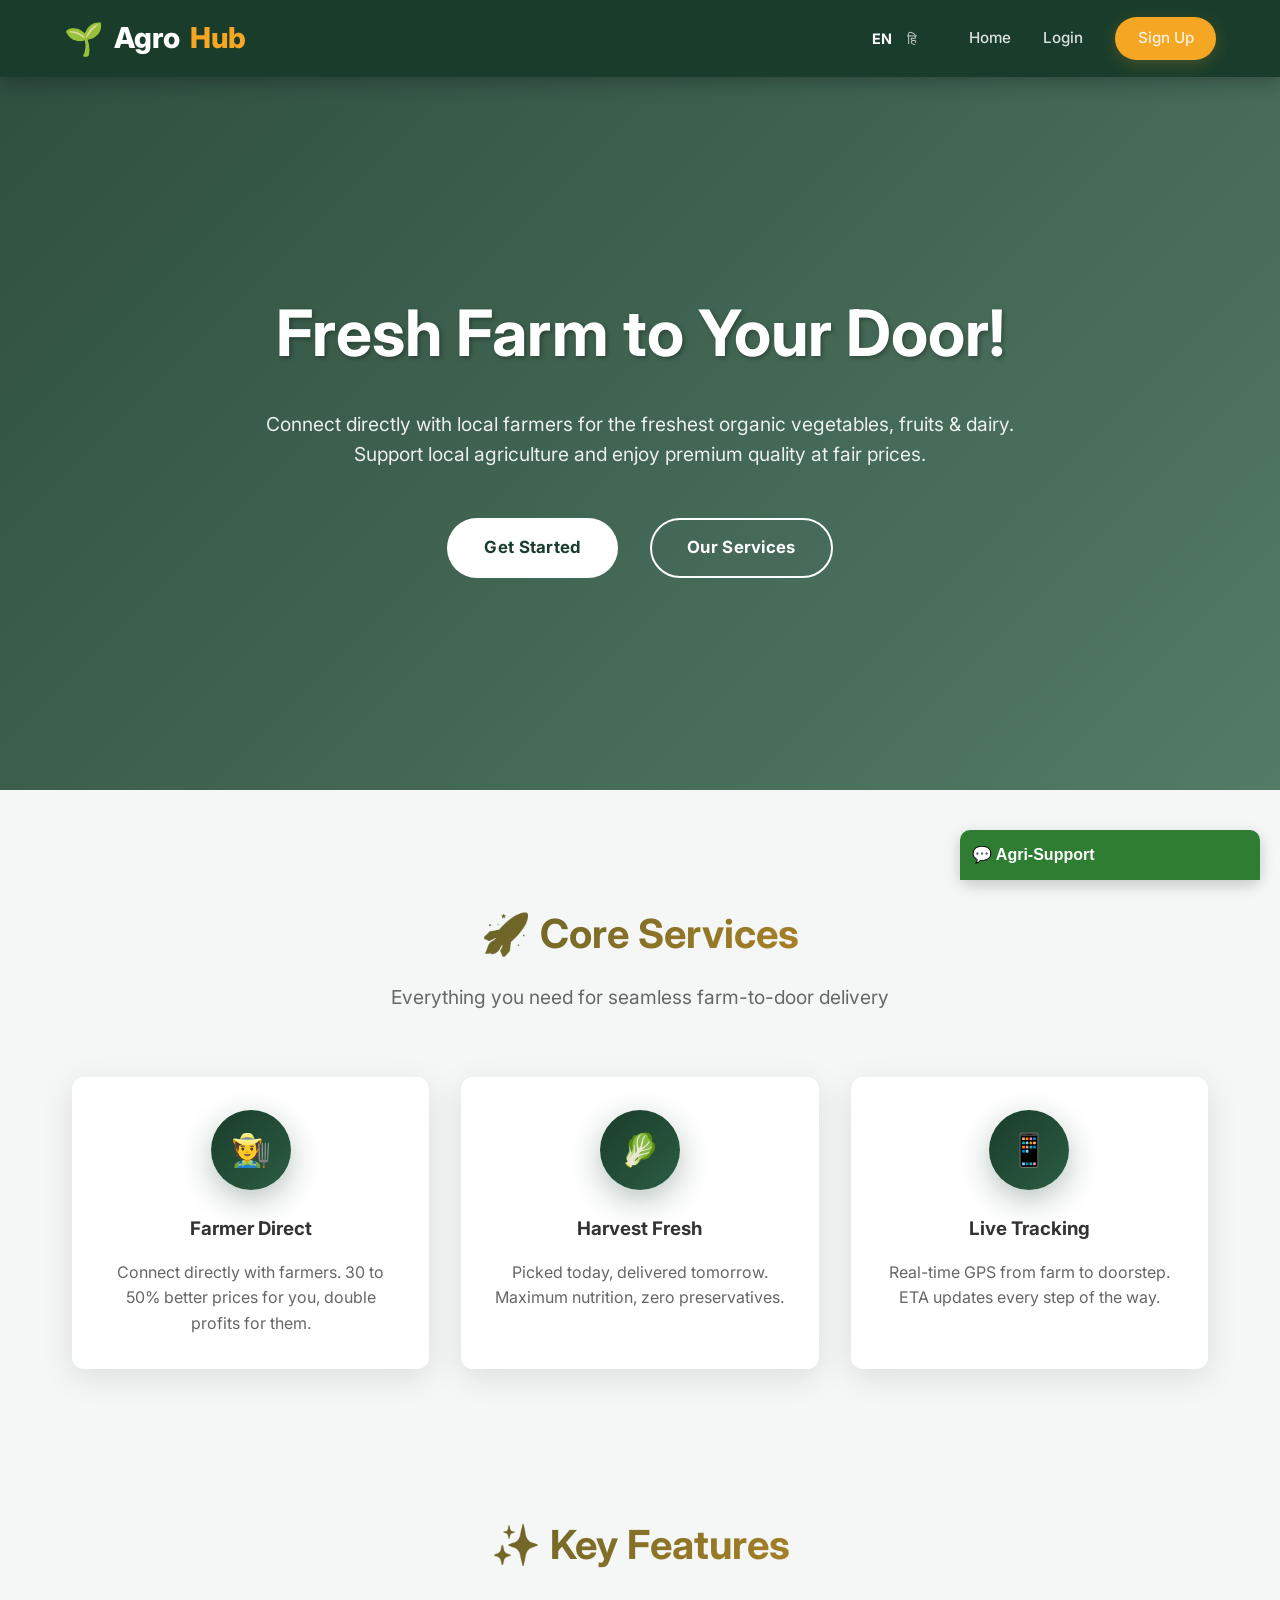
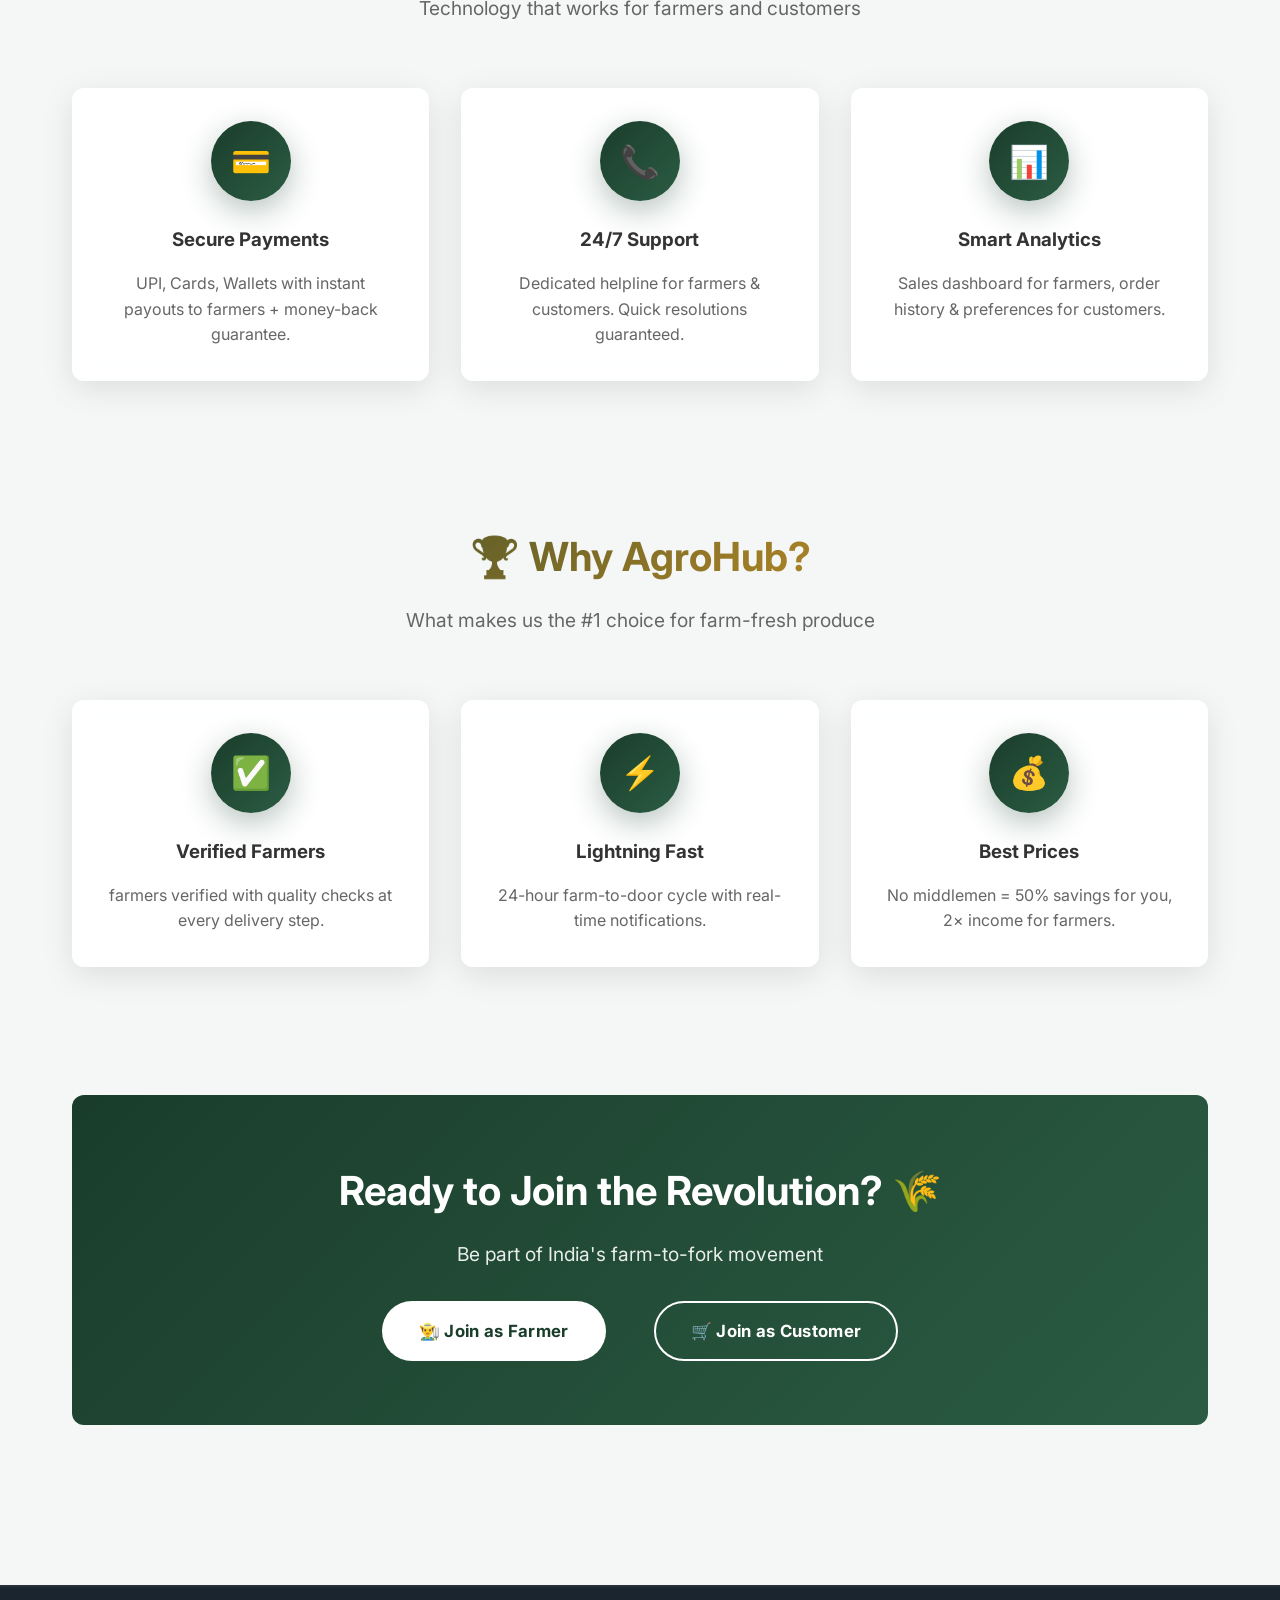
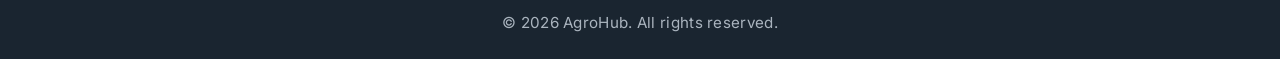
<file: Frontend/html/index.html>
<!DOCTYPE html>
<html lang="en">
<head>
    <meta charset="UTF-8">
    <meta name="viewport" content="width=device-width, initial-scale=1.0">
    <meta name="description" content="AgroHub - Connect directly with local farmers for the freshest organic vegetables, fruits and dairy. Support local agriculture at fair prices.">
    <link rel="icon" type="image/png" href="../images/agrohub_logo.png">
    <title>AgroHub</title>

    <!-- Google Fonts -->
    <link href="https://fonts.googleapis.com/css2?family=Inter:wght@400;500;600;700;800&display=swap" rel="stylesheet">
    <!-- Main Stylesheet -->
    <link rel="stylesheet" href="../css/style.css">
</head>
<body>
    <!-- ===== Splash Screen ===== -->
    <div id="splash-screen">
        <div class="splash-logo">🌱 Agro<span>Hub</span></div>
        <div class="splash-loader"></div>
        <p style="margin-top: 1rem; font-weight: 500; letter-spacing: 1px;">HARVESTING OPPORTUNITIES</p>
    </div>

    <!-- ===== Navbar ===== -->
    <nav class="navbar">
        <a href="/" class="nav-brand">
            <span style="font-size: 2rem;">🌱</span> Agro<span>Hub</span>
        </a>
        <div class="nav-links" id="nav-links"></div>
        <div class="hamburger" onclick="toggleNavbar()">
            <span></span>
            <span></span>
            <span></span>
        </div>
        
    </nav>

    <!-- ===== Hero Section ===== -->
    <header class="hero">
        <div class="hero-content">
            <h1 data-t="hero_title">Fresh Farm to Your Door!</h1>
            <p data-t="hero_desc">
                Connect directly with local farmers for the freshest organic
                vegetables, fruits &amp; dairy. Support local agriculture and
                enjoy premium quality at fair prices.
            </p>
            <div class="d-flex justify-center gap-2 flex-wrap mt-3">
                <a href="/html/register.html" class="btn btn-white btn-lg" data-t="get_started">Get Started</a>
                <a href="#services"     class="btn btn-outline-white btn-lg" data-t="our_services">Our Services</a>
            </div>
        </div>
    </header>

    <!-- ===== Core Services ===== -->
    <section class="container mt-5" id="services">
        <div class="section-header">
            <h2 class="section-title" data-t="core_services">🚀 Core Services</h2>
            <p class="section-subtitle" data-t="services_subtitle">Everything you need for seamless farm-to-door delivery</p>
        </div>
        <div class="grid grid-3">
            <div class="card text-center">
                <div class="feature-icon">🧑‍🌾</div>
                <h3>Farmer Direct</h3>
                <p class="text-muted">Connect directly with farmers. 30 to 50% better prices for you, double profits for them.</p>
            </div>
            <div class="card text-center">
                <div class="feature-icon">🥬</div>
                <h3>Harvest Fresh</h3>
                <p class="text-muted">Picked today, delivered tomorrow. Maximum nutrition, zero preservatives.</p>
            </div>
            <div class="card text-center">
                <div class="feature-icon">📱</div>
                <h3>Live Tracking</h3>
                <p class="text-muted">Real-time GPS from farm to doorstep. ETA updates every step of the way.</p>
            </div>
        </div>
    </section>

    <!-- ===== Key Features ===== -->
    <section class="container mt-5">
        <div class="section-header">
            <h2 class="section-title">✨ Key Features</h2>
            <p class="section-subtitle">Technology that works for farmers and customers</p>
        </div>
        <div class="grid grid-3">
            <div class="card text-center">
                <div class="feature-icon">💳</div>
                <h3>Secure Payments</h3>
                <p class="text-muted">UPI, Cards, Wallets with instant payouts to farmers + money-back guarantee.</p>
            </div>
            <div class="card text-center">
                <div class="feature-icon">📞</div>
                <h3>24/7 Support</h3>
                <p class="text-muted">Dedicated helpline for farmers &amp; customers. Quick resolutions guaranteed.</p>
            </div>
            <div class="card text-center">
                <div class="feature-icon">📊</div>
                <h3>Smart Analytics</h3>
                <p class="text-muted">Sales dashboard for farmers, order history &amp; preferences for customers.</p>
            </div>
        </div>
    </section>

    <!-- ===== Why AgroHub ===== -->
    <section class="container mt-5">
        <div class="section-header">
            <h2 class="section-title">🏆 Why AgroHub?</h2>
            <p class="section-subtitle">What makes us the #1 choice for farm-fresh produce</p>
        </div>
        <div class="grid grid-3">
            <div class="card text-center">
                <div class="feature-icon">✅</div>
                <h3>Verified Farmers</h3>
                <p class="text-muted">farmers verified with quality checks at every delivery step.</p>
            </div>
            <div class="card text-center">
                <div class="feature-icon">⚡</div>
                <h3>Lightning Fast</h3>
                <p class="text-muted">24-hour farm-to-door cycle with real-time notifications.</p>
            </div>
            <div class="card text-center">
                <div class="feature-icon">💰</div>
                <h3>Best Prices</h3>
                <p class="text-muted">No middlemen = 50% savings for you, 2× income for farmers.</p>
            </div>
        </div>
    </section>

    <!-- ===== CTA Section ===== -->
    <section class="container">
        <div class="cta-section">
            <h2>Ready to Join the Revolution? 🌾</h2>
            <p>Be part of India's farm-to-fork movement</p>
            <div class="d-flex justify-center gap-3 flex-wrap">
                <a href="/html/register.html?role=farmer"   class="btn btn-white btn-lg">👨‍🌾 Join as Farmer</a>
                <a href="/html/register.html?role=customer" class="btn btn-outline-white btn-lg">🛒 Join as Customer</a>
            </div>
        </div>
    </section>

    <!-- ===== Footer ===== -->
    <footer class="site-footer">
        <div class="footer-inner">
            <p>&copy; 2026 AgroHub. All rights reserved.</p>
        </div>
    </footer>

    <!-- ===== Scripts ===== -->
    <script src="../js/main.js"></script>

</body>
</html>
</file>
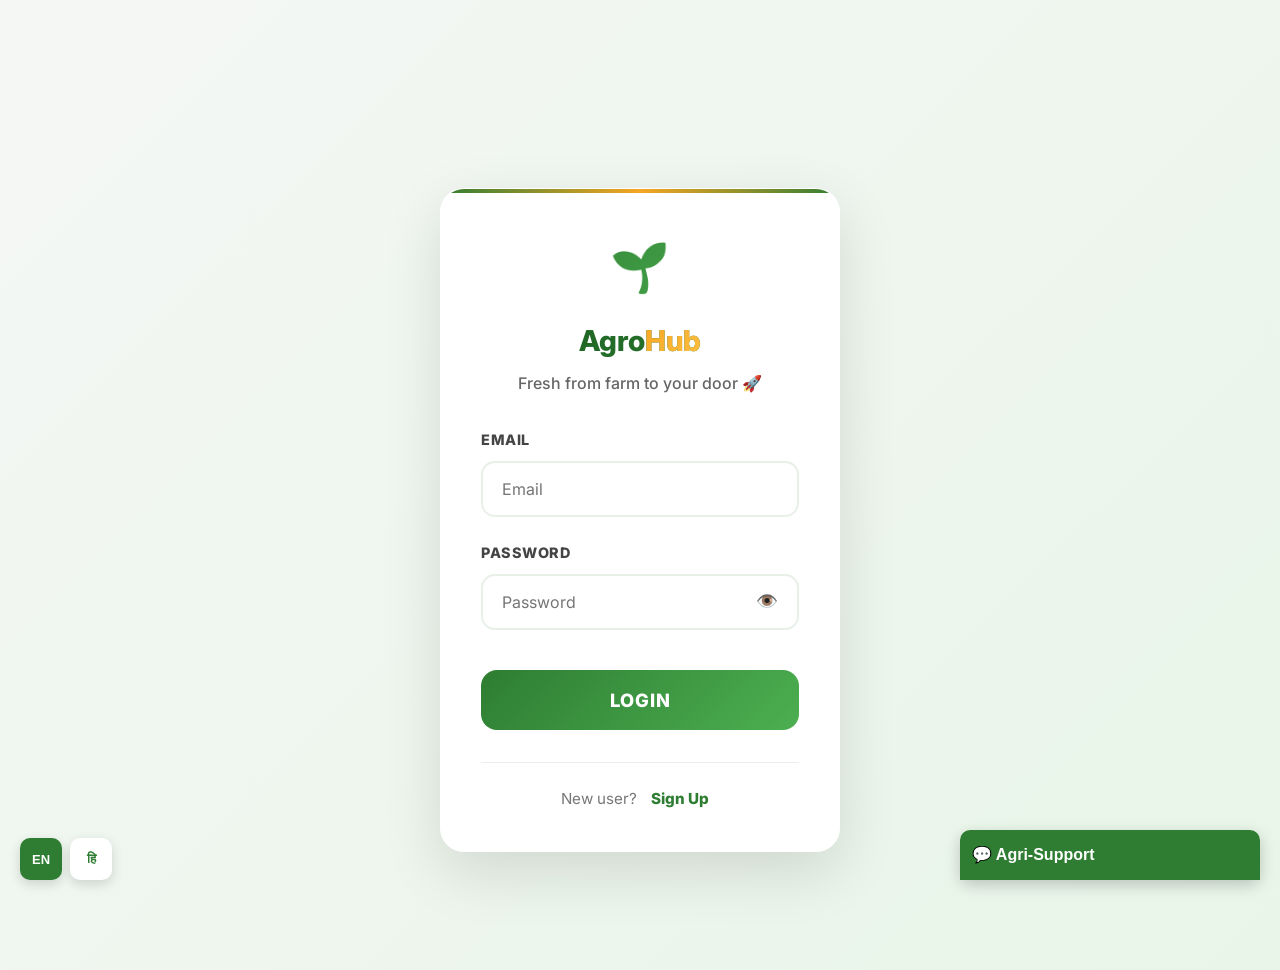
<file: Frontend/html/dashboard.html>
<!DOCTYPE html>
<html lang="en">
<head>
    <meta charset="UTF-8">
    <meta name="viewport" content="width=device-width, initial-scale=1.0">
    <link rel="icon" type="image/png" href="../images/agrohub_logo.png">
    <title>Dashboard Redirecting...</title>
    <script src="../js/main.js"></script>
    <script src="../js/dashboard.js"></script>
</head>
<body>
    <p>Redirecting to your dashboard...</p>
</body>
</html>
</file>
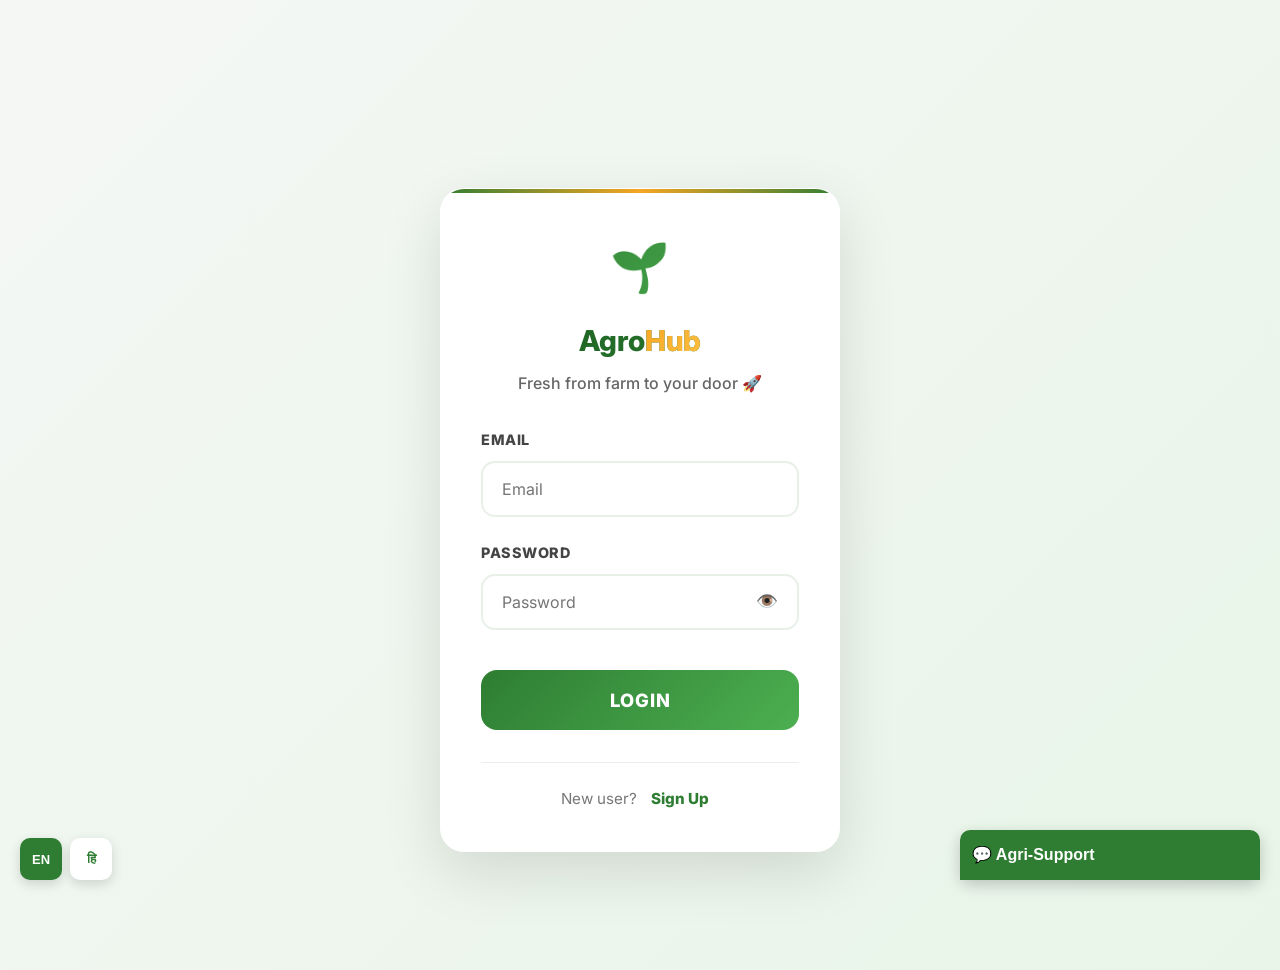
<file: Frontend/html/login.html>
<!DOCTYPE html>
<html lang="hi">
<head>
<meta charset="UTF-8">
<meta name="viewport" content="width=device-width, initial-scale=1.0">
<link rel="icon" type="image/png" href="../images/agrohub_logo.png">
<title>Login / लॉगिन - AgroHub</title>
<link rel="stylesheet" href="../css/style.css">
<link href="https://fonts.googleapis.com/css2?family=Inter:wght@400;500;600;700;800&display=swap" rel="stylesheet">
<link rel="stylesheet" href="../css/login.css">
</head>
<body>
  <!-- ===== Splash Screen ===== -->
  <div id="splash-screen">
    <div class="splash-logo">🌱 Agro<span>Hub</span></div>
    <div class="splash-loader"></div>
  </div>
<div class="page-wrap">
  <div class="card">
    <div class="brand">
      <div class="logo">🌱</div>
      <h1>Agro<span>Hub</span></h1>
      <p id="brand-sub" data-t="brand_sub">Fresh from farm to your door 🚀</p>
    </div>

    <form id="login-form">
      <div class="form-group">
        <label id="lbl-email" data-t="email">✉️ Email</label>
        <input type="email" id="email" required placeholder="you@example.com" data-t="email">
      </div>
      <div class="form-group">
        <label id="lbl-pass" data-t="password">🔐 Password</label>
        <div class="pass-wrap">
          <input type="password" id="password" required placeholder="••••••" data-t="password">
          <button type="button" class="show-pass" onclick="togglePass()">👁️</button>
        </div>
      </div>
      <button type="submit" class="submit-btn" id="submit-btn">
        <span id="btn-text" data-t="login_btn">🔑 Login</span>
      </button>
    </form>

    <div class="footer-link">
      <span id="reg-prompt" data-t="new_user">New user?</span>
      <a href="register.html" id="reg-link" data-t="signup"> Register here</a>
    </div>
  </div>
</div>

<script src="../js/main.js"></script>
<script src="../js/login.js"></script>
</body>
</html>
</file>
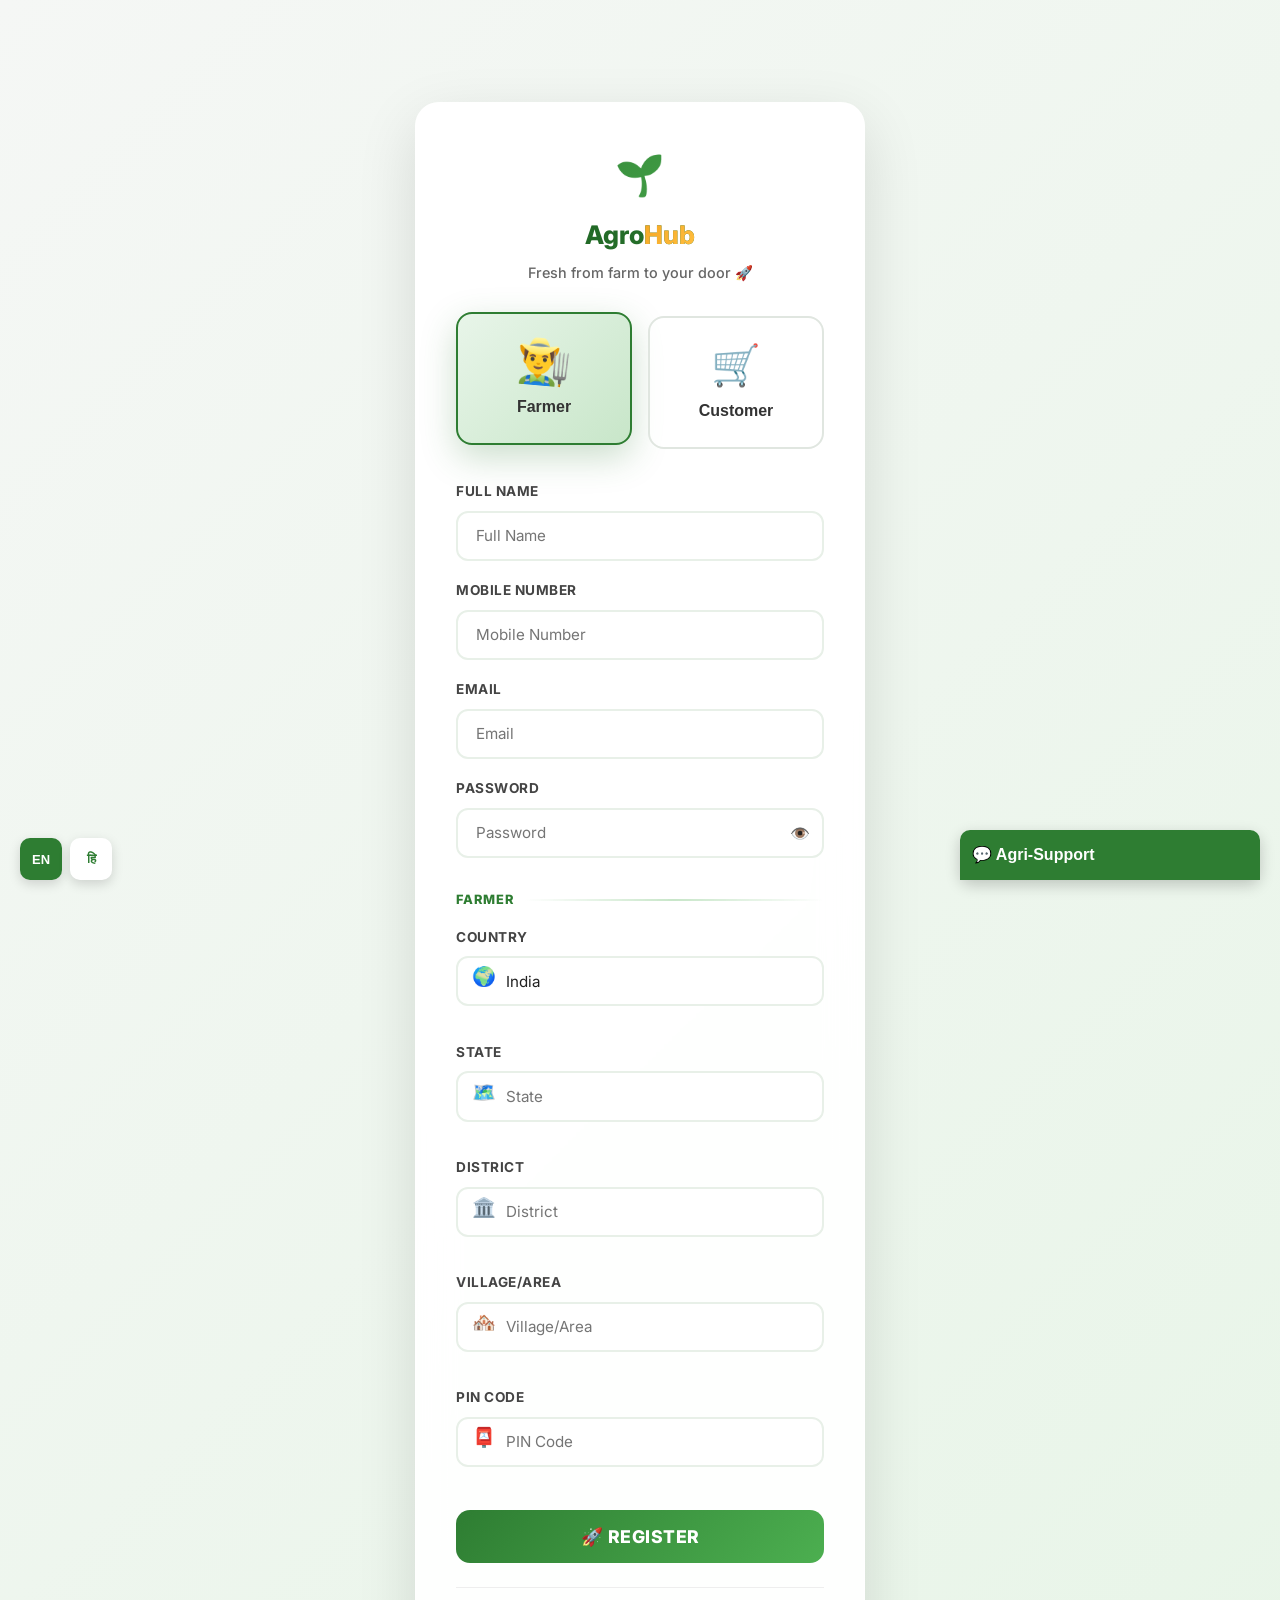
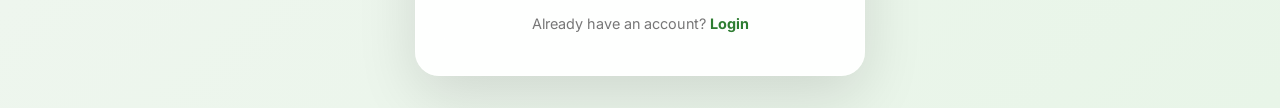
<file: Frontend/html/register.html>
<!DOCTYPE html>
<html lang="hi">
<head>
<meta charset="UTF-8">
<meta name="viewport" content="width=device-width, initial-scale=1.0">
<link rel="icon" type="image/png" href="../images/agrohub_logo.png">
<title>Register / रजिस्टर - AgroHub</title>
<link rel="stylesheet" href="../css/style.css">
<link href="https://fonts.googleapis.com/css2?family=Inter:wght@400;500;600;700;800&display=swap" rel="stylesheet">
<link rel="stylesheet" href="../css/register.css">
</head>
<body>
  <!-- ===== Splash Screen ===== -->
  <div id="splash-screen">
    <div class="splash-logo">🌱 Agro<span>Hub</span></div>
    <div class="splash-loader"></div>
  </div>
<div class="page-wrap">
  <div class="card">
    <!-- Brand -->
    <div class="brand">
      <div class="logo">🌱</div>
      <h1>Agro<span>Hub</span></h1>
      <p id="brand-sub" data-t="brand_sub">Fresh from farm to your door 🚀</p>
    </div>

    <!-- Role Selector -->
    <div class="role-selector">
      <button type="button" class="role-opt active" id="opt-farmer" onclick="setRole('farmer')">
        <span class="emoji">👨‍🌾</span>
        <span class="label" id="r-farmer-label" data-t="farmer">Farmer</span>
      </button>
      <button type="button" class="role-opt" id="opt-customer" onclick="setRole('customer')">
        <span class="emoji">🛒</span>
        <span class="label" id="r-customer-label" data-t="customer">Customer</span>
      </button>
    </div>

    <!-- Form -->
    <form id="reg-form">
      <input type="hidden" id="role-val" value="farmer">

      <!-- Basic Info -->
      <div class="form-group">
        <label id="lbl-name" data-t="full_name">👤 Full Name</label>
        <input type="text" id="name" required placeholder="जैसे: Ramesh Kumar" data-t="full_name">
      </div>

      <div class="form-group">
        <label id="lbl-phone" data-t="phone">📱 Mobile Number</label>
        <input type="tel" id="phone" placeholder="9876543210" maxlength="10" data-t="phone">
      </div>

      <div class="form-group">
        <label id="lbl-email" data-t="email">✉️ Email</label>
        <input type="email" id="email" required placeholder="you@example.com" data-t="email">
      </div>

      <div class="form-group">
        <label id="lbl-pass" data-t="password">🔐 Password</label>
        <div class="pass-wrap">
          <input type="password" id="password" required placeholder="••••••" data-t="password">
          <button type="button" class="show-pass" onclick="togglePass()">👁️</button>
        </div>
      </div>

      <!-- FARMER Section - Location Fields -->
      <div class="role-section visible" id="sec-farmer">
        <div class="section-label" id="lbl-farmer-section" data-t="farmer">🌾 Farmer Address</div>
        <div class="address-group">
          <div class="form-group address-field">
            <span class="emoji">🌍</span>
            <label id="lbl-country-f" data-t="country">Country</label>
            <input type="text" id="country_f" value="India" readonly>
          </div>
          <div class="form-group address-field">
            <span class="emoji">🗺️</span>
            <label id="lbl-state-f" data-t="state">State</label>
            <input type="text" id="state_f" placeholder="Haryana" data-t="state">
          </div>
          <div class="form-group address-field">
            <span class="emoji">🏛️</span>
            <label id="lbl-district-f" data-t="district">District</label>
            <input type="text" id="district_f" placeholder="Karnal" data-t="district">
          </div>
          <div class="form-group address-field">
            <span class="emoji">🏘️</span>
            <label id="lbl-area-f" data-t="village">Village/Area</label>
            <input type="text" id="area_f" placeholder="Rampur" data-t="village">
          </div>
          <div class="form-group address-field">
            <span class="emoji">📮</span>
            <label id="lbl-pin-f" data-t="pin_code">PIN Code</label>
            <input type="text" id="pin_f" placeholder="110001" maxlength="6" data-t="pin_code">
          </div>
        </div>
      </div>

      <!-- CUSTOMER Section - Location Fields -->
      <div class="role-section" id="sec-customer">
        <div class="section-label" id="lbl-customer-section" data-t="customer">🏠 Delivery Address</div>
        <div class="address-group">
          <div class="form-group address-field">
            <span class="emoji">🌍</span>
            <label id="lbl-country-c" data-t="country">Country</label>
            <input type="text" id="country_c" value="India" readonly>
          </div>
          <div class="form-group address-field">
            <span class="emoji">🗺️</span>
            <label id="lbl-state-c" data-t="state">State</label>
            <input type="text" id="state_c" placeholder="Haryana" data-t="state">
          </div>
          <div class="form-group address-field">
            <span class="emoji">🏛️</span>
            <label id="lbl-district-c" data-t="district">District</label>
            <input type="text" id="district_c" placeholder="Karnal" data-t="district">
          </div>
          <div class="form-group address-field">
            <span class="emoji">🏘️</span>
            <label id="lbl-area-c" data-t="village">Area/Street</label>
            <input type="text" id="area_c" placeholder="Sector 15" data-t="village">
          </div>
          <div class="form-group address-field">
            <span class="emoji">📮</span>
            <label id="lbl-pin-c" data-t="pin_code">PIN Code</label>
            <input type="text" id="pin_c" placeholder="110001" maxlength="6" data-t="pin_code">
          </div>
        </div>
      </div>

      <button type="submit" class="submit-btn" id="submit-btn">
        🚀 <span id="btn-text" data-t="register_btn">Register</span>
      </button>
    </form>

    <div class="footer-link">
      <span id="login-prompt" data-t="already_have_account">Already have an account?</span>
      <a href="login.html" id="login-link" data-t="login"> Login here</a>
    </div>

  </div>
</div>

<script src="../js/main.js"></script>
<script src="../js/register.js"></script>
</body>
</html>
</file>
<file: Frontend/css/style.css>
/* ==========================================================================
   AgroHub - Main Stylesheet
   Structure:
     1. CSS Variables (Design Tokens)
     2. Reset & Base
     3. Typography
     4. Layout & Containers
     5. Navbar
     6. Hero Section
     7. Buttons
     8. Forms
     9. Cards
    10. Feature Icons
    11. Section Headers
    12. Team Section
    13. CTA Section
    14. GitHub Button
    15. Product Cards
    16. Category Slider
    17. Toasts
    18. Modals
    19. Tables
    20. Utility Classes
    21. Responsive
   ========================================================================== */


/* ==========================================================================
   1. CSS Variables (Design Tokens)
   ========================================================================== */
:root {
  --primary-color:   #1a3d2b;
  --primary-light:   #2b5c43;
  --accent-color:    #f5a623;
  --accent-hover:    #d48c1a;
  --bg-color:        #f4f7f6;
  --card-bg:         rgba(255, 255, 255, 0.9);
  --text-dark:       #333333;
  --text-light:      #ffffff;
  --text-muted:      #666666;
  --danger:          #e74c3c;
  --success:         #2ecc71;
  --transition:      all 0.3s ease;
  --border-radius:   12px;
  --box-shadow:      0 8px 32px rgba(0, 0, 0, 0.1);
}


/* ==========================================================================
   2. Reset & Base
   ========================================================================== */
*,
*::before,
*::after {
  margin: 0;
  padding: 0;
  box-sizing: border-box;
}

body {
  font-family: 'Inter', sans-serif;
  background-color: var(--bg-color);
  color: var(--text-dark);
  line-height: 1.6;
  overflow-x: hidden;
  padding-top: 70px;
  transition: margin-left 0.3s ease;
}

/* Splash Screen Overlay */
#splash-screen {
  position: fixed;
  top: 0;
  left: 0;
  width: 100%;
  height: 100%;
  background: linear-gradient(135deg, var(--primary-color), var(--primary-light));
  display: flex;
  flex-direction: column;
  justify-content: center;
  align-items: center;
  z-index: 9999;
  color: white;
  transition: opacity 0.8s ease, visibility 0.8s ease;
}

#splash-screen.fade-out {
  opacity: 0;
  visibility: hidden;
}

.splash-logo {
  font-size: 4rem;
  font-weight: 800;
  margin-bottom: 2rem;
  animation: splashPop 1s cubic-bezier(0.175, 0.885, 0.32, 1.275);
}

.splash-logo span {
  color: var(--accent-color);
}

.splash-loader {
  width: 50px;
  height: 50px;
  border: 4px solid rgba(255, 255, 255, 0.1);
  border-top-color: var(--accent-color);
  border-radius: 50%;
  animation: splashSpin 1s linear infinite;
}

@keyframes splashPop {
  0% { transform: scale(0.5); opacity: 0; }
  100% { transform: scale(1); opacity: 1; }
}

@keyframes splashSpin {
  to { transform: rotate(360deg); }
}

body.sidebar-open {
  margin-left: 250px;
}

a {
  text-decoration: none;
  color: var(--primary-color);
  transition: var(--transition);
}

a:hover {
  color: var(--accent-color);
}

ul {
  list-style: none;
}


/* ==========================================================================
   3. Typography
   ========================================================================== */
h1, h2, h3, h4, h5, h6 {
  font-weight: 700;
  margin-bottom: 1rem;
}

h1 {
  font-size: 2.5rem;
  color: var(--primary-color);
}


/* ==========================================================================
   4. Layout & Containers
   ========================================================================== */
.container {
  max-width: 1200px;
  margin: 0 auto;
  padding: 2rem;
}

.grid {
  display: grid;
  gap: 2rem;
}

.grid-2 { grid-template-columns: repeat(2, 1fr); }
.grid-3 { grid-template-columns: repeat(3, 1fr); }
.grid-4 { grid-template-columns: repeat(4, 1fr); }


/* ==========================================================================
   5. Navbar
   ========================================================================== */
.navbar {
  background-color: #1a3d2b !important; /* Solid Dark Green */
  padding: 0.8rem 5%;
  display: flex;
  justify-content: space-between;
  align-items: center;
  position: fixed;
  top: 0;
  left: 0;
  width: 100%;
  z-index: 1010;
  box-sizing: border-box;
  box-shadow: 0 4px 20px rgba(0, 0, 0, 0.3);
}

.nav-links {
  display: flex;
  align-items: center;
  gap: 1.5rem;
}

.nav-left {
  display: flex;
  align-items: center;
  gap: 1rem;
}

.nav-brand {
  font-size: 1.8rem;
  font-weight: 800;
  color: var(--text-light);
  display: flex;
  align-items: center;
  gap: 10px;
}

.nav-brand span {
  color: var(--accent-color);
}

/* Desktop Nav (> 1024px) */
@media (min-width: 1025px) {
  .nav-links {
    position: static;
    display: flex;
    flex-direction: row;
    height: auto;
    width: auto;
    background: transparent;
    padding: 0;
    box-shadow: none;
    gap: 2rem;
  }
  .nav-links a {
    color: rgba(255, 255, 255, 0.85);
    font-weight: 500;
    font-size: 0.95rem;
    transition: all 0.3s ease;
    position: relative;
    padding: 5px 0;
  }
  .nav-links a:hover {
    color: var(--accent-color);
    transform: translateY(-2px);
  }
  .nav-links a::after {
    content: '';
    position: absolute;
    bottom: 0;
    left: 0;
    width: 0;
    height: 2px;
    background: var(--accent-color);
    transition: width 0.3s ease;
  }
  .nav-links a:hover::after {
    width: 100%;
  }
  .nav-links .btn-accent {
    padding: 0.6rem 1.4rem;
    border-radius: 50px;
    box-shadow: 0 4px 15px rgba(245, 166, 35, 0.2);
  }
  .nav-links .btn-accent::after {
    display: none;
  }
  .hamburger {
    display: none !important;
  }
}

/* Mobile & Tablet Nav (< 1024px) */
@media (max-width: 1024px) {
  .nav-links {
    display: none; /* Hide in the main flow */
    position: fixed;
    top: 0;
    left: -280px;
    width: 280px;
    height: 100vh;
    background-color: var(--primary-color);
    flex-direction: column;
    align-items: flex-start;
    padding-top: 5rem;
    transition: left 0.3s ease;
    z-index: 1000;
    box-shadow: 10px 0 30px rgba(0, 0, 0, 0.2);
  }
  .nav-links.active {
    display: flex; /* Show when active */
    left: 0;
    flex-direction: column;
    align-items: flex-start;
    overflow-y: auto;
  }
  .nav-links a, .nav-links .lang-switcher {
    width: 100%;
    padding: 1.2rem 2.5rem;
    border-bottom: 1px solid rgba(255,255,255,0.05);
    margin: 0 !important;
    display: flex !important;
    color: white !important;
  }
  .nav-links .lang-switcher {
    order: -1;
    justify-content: flex-start;
  }
  .hamburger {
    display: flex !important;
  }
}

/* Hamburger */
.hamburger {
  display: flex;
  flex-direction: column;
  cursor: pointer;
  gap: 6px;
}
.hamburger span {
  display: block;
  width: 28px;
  height: 3px;
  background-color: white;
  border-radius: 5px;
  transition: var(--transition);
}

.hamburger:hover span {
  background-color: var(--accent-color);
}


/* ==========================================================================
   6. Hero Section
   ========================================================================== */
.hero {
  background:
    linear-gradient(135deg, rgba(26, 61, 43, 0.9), rgba(43, 92, 67, 0.8)),
    url('https://images.unsplash.com/photo-1500937386664-56d1dfef3854?auto=format&fit=crop&q=80') center / cover;
  height: 80vh;
  display: flex;
  align-items: center;
  justify-content: center;
  text-align: center;
  color: var(--text-light);
  padding: 0 20px;
}

.hero-content {
  max-width: 800px;
}

.hero h1 {
  font-size: 4rem;
  color: var(--text-light);
  margin-bottom: 1.5rem;
  text-shadow: 2px 2px 4px rgba(0, 0, 0, 0.3);
}

.hero p {
  font-size: 1.2rem;
  margin-bottom: 2rem;
  opacity: 0.9;
}

/* Hero badge */
.hero-badge {
  display: inline-block;
  background: var(--accent-color);
  color: var(--text-dark);
  padding: 0.5rem 1.5rem;
  border-radius: 50px;
  font-size: 0.9rem;
  font-weight: 700;
  margin-bottom: 1rem;
  text-transform: uppercase;
  letter-spacing: 1px;
  box-shadow: 0 4px 15px rgba(245, 166, 35, 0.3);
}

/* Hero stats */
.hero-stats {
  display: flex;
  justify-content: center;
  gap: 3rem;
  margin-top: 2rem;
  flex-wrap: wrap;
}

.stat-item {
  text-align: center;
  font-size: 1.1rem;
}

.stat-number {
  display: block;
  font-size: 2rem;
  font-weight: 800;
  color: var(--accent-color);
}


/* ==========================================================================
   7. Buttons
   ========================================================================== */
.btn {
  display: inline-block;
  padding: 0.8rem 1.5rem;
  border: none;
  border-radius: var(--border-radius);
  cursor: pointer;
  font-weight: 600;
  font-size: 1rem;
  transition: var(--transition);
  text-align: center;
}

.btn-lg {
  padding: 0.9rem 2.2rem;
  font-size: 1.05rem;
  border-radius: 50px; /* pill shape */
  font-weight: 700;
  letter-spacing: 0.3px;
}

/* --- Hero-specific buttons (on green background) --- */

/* Solid white button → green text */
.btn-white {
  background-color: #ffffff;
  color: var(--primary-color);
  border: 2px solid transparent;
}

.btn-white:hover {
  background-color: #f0f0f0;
  color: var(--primary-color);
  transform: translateY(-2px);
  box-shadow: 0 6px 20px rgba(0, 0, 0, 0.15);
}

/* Outline white button → white border + white text */
.btn-outline-white {
  background-color: transparent;
  color: #ffffff;
  border: 2px solid #ffffff;
}

.btn-outline-white:hover {
  background-color: rgba(255, 255, 255, 0.12);
  color: #ffffff;
  transform: translateY(-2px);
  box-shadow: 0 6px 20px rgba(255, 255, 255, 0.15);
}

.btn-primary {
  background-color: var(--primary-color);
  color: var(--text-light);
}

.btn-primary:hover {
  background-color: var(--primary-light);
  color: var(--text-light);
  transform: translateY(-2px);
  box-shadow: 0 4px 12px rgba(26, 61, 43, 0.3);
}

.btn-accent {
  background-color: var(--accent-color);
  color: var(--text-dark);
}

.btn-accent:hover {
  background-color: var(--accent-hover);
  color: var(--text-dark);
  transform: translateY(-2px);
  box-shadow: 0 4px 12px rgba(245, 166, 35, 0.3);
}

.btn-danger {
  background-color: var(--danger);
  color: white;
}

.btn-danger:hover {
  background-color: #c0392b;
}


/* ==========================================================================
   8. Forms
   ========================================================================== */
.form-group {
  margin-bottom: 1.5rem;
}

.form-group label {
  display: block;
  margin-bottom: 0.5rem;
  font-weight: 500;
  color: var(--text-dark);
}

.form-control {
  width: 100%;
  padding: 0.8rem 1rem;
  border: 1px solid #ddd;
  border-radius: var(--border-radius);
  font-size: 1rem;
  font-family: 'Inter', sans-serif;
  transition: var(--transition);
}

.form-control:focus {
  outline: none;
  border-color: var(--primary-color);
  box-shadow: 0 0 0 3px rgba(26, 61, 43, 0.1);
}


/* ==========================================================================
   9. Cards
   ========================================================================== */
.card {
  background: var(--card-bg);
  border-radius: var(--border-radius);
  padding: 2rem;
  box-shadow: var(--box-shadow);
  backdrop-filter: blur(10px);
  border: 1px solid rgba(255, 255, 255, 0.2);
  transition: all 0.4s cubic-bezier(0.175, 0.885, 0.32, 1.275);
}

.card:hover {
  transform: translateY(-15px) scale(1.02);
  box-shadow: 0 25px 60px rgba(0, 0, 0, 0.15);
}


/* ==========================================================================
   10. Feature Icons
   ========================================================================== */
.feature-icon {
  width: 80px;
  height: 80px;
  background: linear-gradient(135deg, var(--primary-color), var(--primary-light));
  border-radius: 50%;
  display: flex;
  align-items: center;
  justify-content: center;
  margin: 0 auto 1.5rem;
  font-size: 2rem;
  color: white;
  box-shadow: 0 10px 30px rgba(26, 61, 43, 0.3);
}


/* ==========================================================================
   11. Section Headers
   ========================================================================== */
.section-header {
  text-align: center;
  margin-bottom: 4rem;
}

.section-title {
  font-size: 2.5rem;
  background: linear-gradient(135deg, var(--primary-color), var(--accent-color));
  -webkit-background-clip: text;
  -webkit-text-fill-color: transparent;
  background-clip: text;
  margin-bottom: 1rem;
}

.section-subtitle {
  font-size: 1.2rem;
  color: var(--text-muted);
  max-width: 600px;
  margin: 0 auto;
}


/* ==========================================================================
   12. Team Section
   ========================================================================== */
.team-photo {
  width: 140px;
  height: 140px;
  border-radius: 50%;
  object-fit: cover;
  border: 5px solid var(--accent-color);
  margin: 0 auto 1.5rem;
  display: block;
  box-shadow: 0 12px 40px rgba(245, 166, 35, 0.3);
  transition: all 0.3s ease;
}

.team-card:hover .team-photo {
  transform: scale(1.05);
  box-shadow: 0 20px 50px rgba(245, 166, 35, 0.4);
}


/* ==========================================================================
   13. CTA Section
   ========================================================================== */
.cta-section {
  background: linear-gradient(135deg, var(--primary-color), var(--primary-light));
  color: white;
  text-align: center;
  padding: 4rem 2rem;
  border-radius: var(--border-radius);
  margin: 4rem 0;
}

.cta-section h2 {
  font-size: 2.5rem;
  margin-bottom: 1rem;
  color: white;
}

.cta-section p {
  font-size: 1.2rem;
  opacity: 0.9;
  margin-bottom: 2rem;
}


/* ==========================================================================
   14. GitHub Button
   ========================================================================== */
.github-btn {
  display: inline-flex;
  align-items: center;
  gap: 0.5rem;
  background: white;
  color: rgb(36, 32, 32);
  padding: 0.7rem 1.2rem;
  border-radius: var(--border-radius);
  font-weight: 600;
  font-size: 0.9rem;
  transition: all 0.3s ease;
  text-decoration: none;
}

.github-btn:hover {
  background: #1a1f23;
  transform: translateY(-2px);
  box-shadow: 0 8px 25px rgba(36, 41, 46, 0.4);
  color: white;
}

.github-icon {
  width: 20px;
  height: 20px;
  fill: currentColor;
}


/* ==========================================================================
   15. Product Cards
   ========================================================================== */
.product-card {
  background: white;
  border-radius: var(--border-radius);
  overflow: hidden;
  box-shadow: 0 4px 6px rgba(0, 0, 0, 0.05);
  transition: var(--transition);
  display: flex;
  flex-direction: column;
}

.product-card:hover {
  transform: translateY(-5px);
  box-shadow: var(--box-shadow);
}

.product-img {
  width: 100%;
  height: 200px;
  object-fit: cover;
}

.product-info {
  padding: 1.5rem;
  flex-grow: 1;
  display: flex;
  flex-direction: column;
}

.product-category {
  font-size: 0.8rem;
  text-transform: uppercase;
  color: var(--accent-color);
  font-weight: 700;
  letter-spacing: 1px;
}

.product-title {
  font-size: 1.2rem;
  margin: 0.5rem 0;
  color: var(--primary-color);
}

.product-price {
  font-size: 1.5rem;
  font-weight: 700;
  color: var(--text-dark);
  margin: 0.5rem 0 1rem;
}

.product-footer {
  margin-top: auto;
  display: flex;
  justify-content: space-between;
  align-items: center;
}


/* ==========================================================================
   16. Category Slider
   ========================================================================== */
.category-slider {
  display: flex;
  overflow-x: auto;
  gap: 1.5rem;
  padding: 1rem 0;
  scrollbar-width: none; /* Firefox */
}

.category-slider::-webkit-scrollbar {
  display: none; /* Chrome / Safari */
}

.category-item {
  display: flex;
  flex-direction: column;
  align-items: center;
  gap: 0.5rem;
  cursor: pointer;
  min-width: 80px;
  transition: var(--transition);
}

.category-item:hover {
  transform: translateY(-3px);
}

.category-icon {
  width: 60px;
  height: 60px;
  background-color: white;
  border-radius: 50%;
  display: flex;
  align-items: center;
  justify-content: center;
  font-size: 1.8rem;
  box-shadow: 0 4px 10px rgba(0, 0, 0, 0.08);
  border: 2px solid transparent;
  transition: var(--transition);
}

.category-item:hover .category-icon {
  border-color: var(--accent-color);
  box-shadow: 0 6px 15px rgba(245, 166, 35, 0.2);
}

.category-item span {
  font-size: 0.9rem;
  font-weight: 600;
  color: var(--text-dark);
}


/* ==========================================================================
   17. Toasts
   ========================================================================== */
.toast-container {
  position: fixed;
  bottom: 20px;
  right: 20px;
  z-index: 9999;
  display: flex;
  flex-direction: column;
  gap: 10px;
}

.toast {
  padding: 1rem 1.5rem;
  border-radius: var(--border-radius);
  color: white;
  font-weight: 500;
  box-shadow: 0 4px 12px rgba(0, 0, 0, 0.15);
  animation: slideIn 0.3s ease, fadeOut 0.3s ease 2.7s forwards;
  min-width: 250px;
}

.toast.success { background-color: var(--success); }
.toast.error   { background-color: var(--danger); }
.toast.info    { background-color: var(--primary-color); }

@keyframes slideIn {
  from { transform: translateX(100%); opacity: 0; }
  to   { transform: translateX(0);    opacity: 1; }
}

@keyframes fadeOut {
  from { opacity: 1; }
  to   { opacity: 0; }
}


/* ==========================================================================
   18. Modals
   ========================================================================== */
.modal {
  display: none;
  position: fixed;
  top: 0;
  left: 0;
  width: 100%;
  height: 100%;
  background: rgba(0, 0, 0, 0.5);
  z-index: 2000;
  align-items: center;
  justify-content: center;
  backdrop-filter: blur(5px);
}

.modal.active {
  display: flex;
}

.modal-content {
  background: white;
  border-radius: var(--border-radius);
  width: 90%;
  max-width: 500px;
  max-height: 90vh;
  overflow-y: auto;
  padding: 2rem;
  position: relative;
  animation: modalPop 0.3s ease;
}

@keyframes modalPop {
  from { transform: scale(0.9); opacity: 0; }
  to   { transform: scale(1);   opacity: 1; }
}

.close-modal {
  position: absolute;
  top: 1rem;
  right: 1.5rem;
  font-size: 1.5rem;
  cursor: pointer;
  color: var(--text-muted);
}


/* ==========================================================================
   19. Tables
   ========================================================================== */
table {
  width: 100%;
  border-collapse: collapse;
  margin-top: 1rem;
  background: white;
  border-radius: var(--border-radius);
  overflow: hidden;
  box-shadow: 0 2px 8px rgba(0, 0, 0, 0.05);
}

th,
td {
  padding: 1rem;
  text-align: left;
  border-bottom: 1px solid #eee;
}

th {
  background-color: var(--primary-color);
  color: white;
  font-weight: 500;
}

tr:hover {
  background-color: #f9f9f9;
}


/* ==========================================================================
   20. Utility Classes
   ========================================================================== */

/* Text */
.text-center  { text-align: center; }
.text-muted   { color: var(--text-muted); }

/* Margin */
.mt-1 { margin-top: 1rem; }
.mt-2 { margin-top: 2rem; }
.mt-3 { margin-top: 3rem; }
.mt-4 { margin-top: 4rem; }
.mt-5 { margin-top: 5rem; }
.mb-1 { margin-bottom: 1rem; }
.mb-2 { margin-bottom: 2rem; }
.mb-3 { margin-bottom: 3rem; }

/* Display */
.d-none  { display: none !important; }
.d-flex  { display: flex; }

/* Flexbox helpers */
.justify-between { justify-content: space-between; }
.justify-center  { justify-content: center; }
.align-center    { align-items: center; }
.flex-wrap       { flex-wrap: wrap; }

/* Gap */
.gap-1 { gap: 1rem; }
.gap-2 { gap: 2rem; }
.gap-3 { gap: 3rem; }


/* ==========================================================================
   21. Footer
   ========================================================================== */
.site-footer {
  background-color: #1a2530;
  color: #aab4be;
  text-align: center;
  padding: 1.5rem 2rem;
  margin-top: 4rem;
  border-top: 2px solid rgba(255, 255, 255, 0.05);
}

.footer-inner {
  max-width: 1200px;
  margin: 0 auto;
  font-size: 0.95rem;
  letter-spacing: 0.3px;
}

.footer-inner p {
  margin: 0;
  color: #aab4be;
}


/* ==========================================================================
   22. Responsive
   ========================================================================== */
@media (max-width: 768px) {
  .grid-2,
  .grid-3,
  .grid-4 {
    grid-template-columns: 1fr;
  }

  .hero h1 {
    font-size: 2.5rem;
  }

  .hero-stats {
    gap: 1.5rem;
  }

  .section-title {
    font-size: 2rem;
  }

  .cta-section h2 {
    font-size: 1.8rem;
  }
}

/* Skeletons */
.skeleton { background-color: #e2e8f0; background-image: linear-gradient(90deg, #e2e8f0 25%, #f7fafc 50%, #e2e8f0 75%); background-size: 200% 100%; animation: skeleton-loading 1.5s infinite; border-radius: 4px; }
@keyframes skeleton-loading { 0% { background-position: 200% 0; } 100% { background-position: -200% 0; } }
.skeleton-text { height: 1rem; margin-bottom: 0.5rem; width: 100%; }
.skeleton-img { height: 200px; width: 100%; border-radius: 12px; }
.skeleton-card { background: white; padding: 1.5rem; border-radius: 12px; box-shadow: 0 4px 6px rgba(0,0,0,0.05); }
</file>
<file: Frontend/css/login.css>
body { 
    background: linear-gradient(135deg, #f5f7f5 0%, #e8f5e8 100%);
    font-family: 'Inter', sans-serif; 
  }

  .page-wrap { 
    min-height: 100vh; 
    display: flex; 
    align-items: center; 
    justify-content: center; 
    padding: 2rem 1rem; 
  }

  .card { 
    background: rgba(255, 255, 255, 0.95);
    backdrop-filter: blur(20px);
    border-radius: 24px;
    box-shadow: 0 20px 60px rgba(0,0,0,0.12);
    padding: 2.5rem;
    width: 100%; 
    max-width: 400px;
    border: 1px solid rgba(255,255,255,0.3);
    position: relative;
    overflow: hidden;
  }

  .card::before {
    content: '';
    position: absolute;
    top: 0;
    left: 0;
    right: 0;
    height: 4px;
    background: linear-gradient(90deg, #2e7d32, #f5a623, #2e7d32);
  }

  .brand { 
    text-align: center; 
    margin-bottom: 2rem; 
  }
  .brand .logo { 
    font-size: 3rem; 
    background: linear-gradient(135deg, #2e7d32, #4caf50);
    -webkit-background-clip: text;
    -webkit-text-fill-color: transparent;
    background-clip: text;
    margin-bottom: 0.8rem;
    animation: bounce 2s infinite;
  }
  @keyframes bounce {
    0%, 20%, 50%, 80%, 100% { transform: translateY(0); }
    40% { transform: translateY(-10px); }
    60% { transform: translateY(-5px); }
  }
  .brand h1 { 
    font-size: 1.8rem; 
    font-weight: 800; 
    background: linear-gradient(135deg, #1b5e20, #2e7d32);
    -webkit-background-clip: text;
    -webkit-text-fill-color: transparent;
    background-clip: text;
    margin: 0.5rem 0 0.4rem;
  }
  .brand h1 span { 
    background: linear-gradient(135deg, #f5a623, #ffbf40);
    -webkit-background-clip: text;
    -webkit-text-fill-color: transparent;
    background-clip: text;
  }
  .brand p { 
    font-size: 1rem; 
    color: #666; 
    font-weight: 500;
  }

  /* Language Toggle - Premium */
  .lang-toggle { 
    display: flex;
    background: rgba(240, 244, 240, 0.8);
    border-radius: 12px;
    padding: 4px;
    margin-bottom: 2rem;
    box-shadow: 0 6px 20px rgba(0,0,0,0.1);
  }
  .lang-btn { 
    flex: 1; 
    padding: 0.8rem; 
    border: none; 
    background: transparent; 
    border-radius: 10px; 
    font-size: 0.95rem; 
    font-weight: 700; 
    cursor: pointer; 
    color: #666; 
    transition: all 0.3s cubic-bezier(0.175, 0.885, 0.32, 1.275);
  }
  .lang-btn.active { 
    background: linear-gradient(135deg, #2e7d32, #4caf50);
    color: white;
    transform: translateY(-2px);
    box-shadow: 0 8px 25px rgba(46,125,50,0.3);
  }

  /* Form Groups - Enhanced */
  .form-group { 
    margin-bottom: 1.5rem; 
    position: relative;
  }
  .form-group label {
    display: flex;
    align-items: center;
    gap: 0.5rem;
    font-size: 0.9rem;
    font-weight: 800;
    color: #444;
    margin-bottom: 0.6rem;
    text-transform: uppercase;
    letter-spacing: 0.5px;
  }
  .form-group input { 
    width: 100%; 
    padding: 1rem 1.2rem; 
    border: 2px solid #e8f0e8; 
    border-radius: 14px; 
    font-size: 1rem; 
    font-family: inherit; 
    background: rgba(255,255,255,0.8);
    backdrop-filter: blur(10px);
    transition: all 0.3s ease;
    color: #222;
  }
  .form-group input:focus { 
    border-color: #2e7d32; 
    outline: none; 
    background: white;
    box-shadow: 0 0 0 4px rgba(46,125,50,0.1);
    transform: translateY(-2px);
  }

  .pass-wrap { position: relative; }
  .pass-wrap input { padding-right: 3.5rem; }
  .show-pass { 
    position: absolute; 
    right: 1rem; 
    top: 50%; 
    transform: translateY(-50%); 
    background: none; 
    border: none; 
    cursor: pointer; 
    font-size: 1.1rem; 
    color: #999; 
    transition: all 0.2s;
    padding: 0.3rem;
    border-radius: 50%;
  }
  .show-pass:hover { 
    color: #2e7d32; 
    background: rgba(46,125,50,0.1);
    transform: translateY(-50%) scale(1.1);
  }

  /* Submit Button - Epic */
  .submit-btn { 
    width: 100%; 
    padding: 1.2rem 2rem; 
    background: linear-gradient(135deg, #2e7d32, #4caf50);
    color: white; 
    border: none; 
    border-radius: 16px; 
    font-size: 1.15rem; 
    font-weight: 800; 
    cursor: pointer; 
    margin-top: 1rem; 
    transition: all 0.3s cubic-bezier(0.175, 0.885, 0.32, 1.275);
    font-family: inherit; 
    position: relative; 
    overflow: hidden;
    text-transform: uppercase;
    letter-spacing: 1px;
  }
  .submit-btn::before {
    content: '';
    position: absolute;
    top: 0;
    left: -100%;
    width: 100%;
    height: 100%;
    background: linear-gradient(90deg, transparent, rgba(255,255,255,0.3), transparent);
    transition: left 0.6s;
  }
  .submit-btn:hover::before { left: 100%; }
  .submit-btn:hover { 
    transform: translateY(-4px);
    box-shadow: 0 20px 50px rgba(46,125,50,0.4);
  }
  .submit-btn:disabled { 
    opacity: 0.7; 
    cursor: not-allowed; 
    transform: none; 
  }

  /* Footer Link */
  .footer-link { 
    text-align: center; 
    margin-top: 2rem; 
    font-size: 0.95rem; 
    color: #777; 
    padding-top: 1.5rem;
    border-top: 1px solid #e8f0e8;
  }
  .footer-link a { 
    color: #2e7d32; 
    font-weight: 800; 
    text-decoration: none;
    position: relative;
    padding: 0.3rem 0.6rem;
    border-radius: 8px;
    transition: all 0.3s ease;
  }
  .footer-link a:hover {
    background: rgba(46,125,50,0.1);
    transform: translateY(-1px);
  }


  /* Responsive */
  @media (max-width: 480px) {
    .card { padding: 2rem 1.5rem; margin: 1rem; }
    .brand h1 { font-size: 1.5rem; }
  }
</file>
<file: Frontend/css/register.css>
body { 
    background: linear-gradient(135deg, #f5f7f5 0%, #e8f5e8 100%);
    font-family: 'Inter', sans-serif; 
  }

  .page-wrap {
    min-height: 100vh;
    display: flex;
    align-items: center;
    justify-content: center;
    padding: 2rem 1rem;
  }

  .card {
    background: rgba(255, 255, 255, 0.95);
    backdrop-filter: blur(20px);
    border-radius: 24px;
    box-shadow: 0 20px 60px rgba(0,0,0,0.12);
    padding: 2.5rem;
    width: 100%;
    max-width: 450px;
    border: 1px solid rgba(255,255,255,0.3);
  }

  .brand {
    text-align: center;
    margin-bottom: 2rem;
  }
  .brand .logo { 
    font-size: 2.5rem; 
    background: linear-gradient(135deg, #2e7d32, #4caf50);
    -webkit-background-clip: text;
    -webkit-text-fill-color: transparent;
    background-clip: text;
    margin-bottom: 0.5rem;
  }
  .brand h1 { 
    font-size: 1.6rem; 
    font-weight: 800; 
    background: linear-gradient(135deg, #1b5e20, #2e7d32);
    -webkit-background-clip: text;
    -webkit-text-fill-color: transparent;
    background-clip: text;
    margin: 0.5rem 0 0.3rem;
  }
  .brand h1 span { 
    background: linear-gradient(135deg, #f5a623, #ffbf40);
    -webkit-background-clip: text;
    -webkit-text-fill-color: transparent;
    background-clip: text;
  }
  .brand p { 
    font-size: 0.9rem; 
    color: #666; 
    font-weight: 500;
  }

  /* Language Toggle - Enhanced */
  .lang-toggle {
    display: flex;
    background: rgba(240, 244, 240, 0.8);
    border-radius: 12px;
    padding: 4px;
    margin-bottom: 2rem;
    box-shadow: 0 4px 15px rgba(0,0,0,0.08);
  }
  .lang-btn {
    flex: 1;
    padding: 0.7rem;
    border: none;
    background: transparent;
    border-radius: 8px;
    font-size: 0.9rem;
    font-weight: 700;
    cursor: pointer;
    color: #666;
    transition: all 0.3s ease;
  }
  .lang-btn.active {
    background: linear-gradient(135deg, #2e7d32, #4caf50);
    color: white;
    box-shadow: 0 4px 12px rgba(46, 125, 50, 0.3);
    transform: translateY(-1px);
  }

  /* Role Selector - Super Attractive */
  .role-selector {
    display: grid;
    grid-template-columns: 1fr 1fr;
    gap: 1rem;
    margin-bottom: 2rem;
  }
  .role-opt {
    display: flex;
    flex-direction: column;
    align-items: center;
    gap: 0.8rem;
    padding: 1.5rem 1rem;
    border: 2px solid #e0e6e0;
    border-radius: 16px;
    cursor: pointer;
    transition: all 0.3s cubic-bezier(0.175, 0.885, 0.32, 1.275);
    background: rgba(255,255,255,0.7);
    position: relative;
    overflow: hidden;
  }
  .role-opt::before {
    content: '';
    position: absolute;
    top: 0;
    left: -100%;
    width: 100%;
    height: 100%;
    background: linear-gradient(90deg, transparent, rgba(255,255,255,0.4), transparent);
    transition: left 0.5s;
  }
  .role-opt:hover::before { left: 100%; }
  .role-opt:hover { 
    border-color: #a5d6a7; 
    background: linear-gradient(135deg, #f1f8f1, #e8f5e9);
    transform: translateY(-8px);
    box-shadow: 0 15px 40px rgba(46,125,50,0.15);
  }
  .role-opt.active { 
    border-color: #2e7d32; 
    background: linear-gradient(135deg, #e8f5e9, #c8e6c9);
    transform: translateY(-4px);
    box-shadow: 0 12px 35px rgba(46,125,50,0.25);
  }
  .role-opt .emoji { 
    font-size: 2.5rem; 
    transition: all 0.3s ease;
  }
  .role-opt.active .emoji {
    transform: scale(1.1) rotate(5deg);
  }
  .role-opt .label { 
    font-size: 1rem; 
    font-weight: 800; 
    color: #333; 
    margin-bottom: 0.2rem;
  }
  .role-opt .sublabel { 
    font-size: 0.75rem; 
    color: #888; 
    font-weight: 500;
  }

  /* Form - Enhanced */
  .form-group { 
    margin-bottom: 1.2rem; 
    position: relative;
  }
  .form-group label {
    display: flex;
    align-items: center;
    gap: 0.4rem;
    font-size: 0.85rem;
    font-weight: 700;
    color: #444;
    margin-bottom: 0.5rem;
    text-transform: uppercase;
    letter-spacing: 0.5px;
  }
  .form-group .hint {
    font-size: 0.75rem;
    color: #a0a0a0;
    font-weight: 400;
  }
  .form-group input,
  .form-group select {
    width: 100%;
    padding: 0.85rem 1.1rem;
    border: 2px solid #e8f0e8;
    border-radius: 12px;
    font-size: 0.95rem;
    font-family: inherit;
    color: #222;
    transition: all 0.3s ease;
    background: rgba(255,255,255,0.8);
    backdrop-filter: blur(10px);
  }
  .form-group input:focus,
  .form-group select:focus {
    border-color: #2e7d32;
    outline: none;
    background: white;
    box-shadow: 0 0 0 4px rgba(46,125,50,0.1);
    transform: translateY(-1px);
  }

  .pass-wrap { position: relative; }
  .pass-wrap input { padding-right: 3rem; }
  .show-pass {
    position: absolute;
    right: 0.9rem;
    top: 50%;
    transform: translateY(-50%);
    background: none;
    border: none;
    cursor: pointer;
    font-size: 1rem;
    color: #999;
    transition: color 0.2s;
  }
  .show-pass:hover { color: #2e7d32; }

  /* Role-specific sections - Better */
  .role-section { 
    display: none; 
    animation: slideDown 0.3s ease;
  }
  .role-section.visible { display: block; }
  @keyframes slideDown {
    from { opacity: 0; transform: translateY(-10px); }
    to { opacity: 1; transform: translateY(0); }
  }

  .section-label {
    font-size: 0.8rem;
    font-weight: 800;
    color: #2e7d32;
    text-transform: uppercase;
    letter-spacing: 1px;
    margin: 2rem 0 1rem;
    display: flex;
    align-items: center;
    gap: 0.6rem;
    position: relative;
  }
  .section-label::after {
    content: '';
    flex: 1;
    height: 2px;
    background: linear-gradient(90deg, transparent, #c8e6c9, transparent);
    border-radius: 1px;
  }

  /* Address Fields - Split */
  .address-group {
    display: grid;
    grid-template-columns: 1fr;
    gap: 1rem;
  }
  .address-field {
    position: relative;
  }
  .address-field .emoji {
    position: absolute;
    left: 1rem;
    bottom: 0.9rem;
    font-size: 1.2rem;
    color: #2e7d32;
    z-index: 1;
}
  .address-field input {
    padding-left: 3rem;
  }

  .submit-btn {
    width: 100%;
    padding: 1rem 2rem;
    background: linear-gradient(135deg, #2e7d32, #4caf50);
    color: white;
    border: none;
    border-radius: 14px;
    font-size: 1.1rem;
    font-weight: 800;
    cursor: pointer;
    margin-top: 1.5rem;
    transition: all 0.3s ease;
    font-family: inherit;
    position: relative;
    overflow: hidden;
    text-transform: uppercase;
    letter-spacing: 0.5px;
  }
  .submit-btn::before {
    content: '';
    position: absolute;
    top: 0;
    left: -100%;
    width: 100%;
    height: 100%;
    background: linear-gradient(90deg, transparent, rgba(255,255,255,0.3), transparent);
    transition: left 0.6s;
  }
  .submit-btn:hover::before { left: 100%; }
  .submit-btn:hover { 
    transform: translateY(-3px);
    box-shadow: 0 15px 40px rgba(46,125,50,0.4);
  }
  .submit-btn:disabled { 
    opacity: 0.7; 
    cursor: not-allowed; 
    transform: none; 
  }

  .footer-link {
    text-align: center;
    margin-top: 1.5rem;
    font-size: 0.9rem;
    color: #777;
    padding-top: 1.5rem;
    border-top: 1px solid #eee;
  }
  .footer-link a { 
    color: #2e7d32; 
    font-weight: 700; 
    text-decoration: none;
    position: relative;
  }
  .footer-link a::after {
    content: '';
    position: absolute;
    bottom: -2px;
    left: 0;
    width: 0;
    height: 2px;
    background: #2e7d32;
    transition: width 0.3s ease;
  }
  .footer-link a:hover::after { width: 100%; }

  .demo-box {
    background: linear-gradient(135deg, #f9fbe7, #f0f4c3);
    border: 2px dashed #aed581;
    border-radius: 12px;
    padding: 1rem;
    margin-top: 2rem;
    font-size: 0.85rem;
    color: #558b2f;
    text-align: center;
  }
  .demo-box strong { 
    display: block; 
    margin-bottom: 0.8rem; 
    font-size: 1rem;
    font-weight: 800;
  }

  /* Responsive */
  @media (max-width: 480px) {
    .card { padding: 2rem 1.5rem; margin: 1rem; }
    .role-selector { grid-template-columns: 1fr; }
  }
</file>
